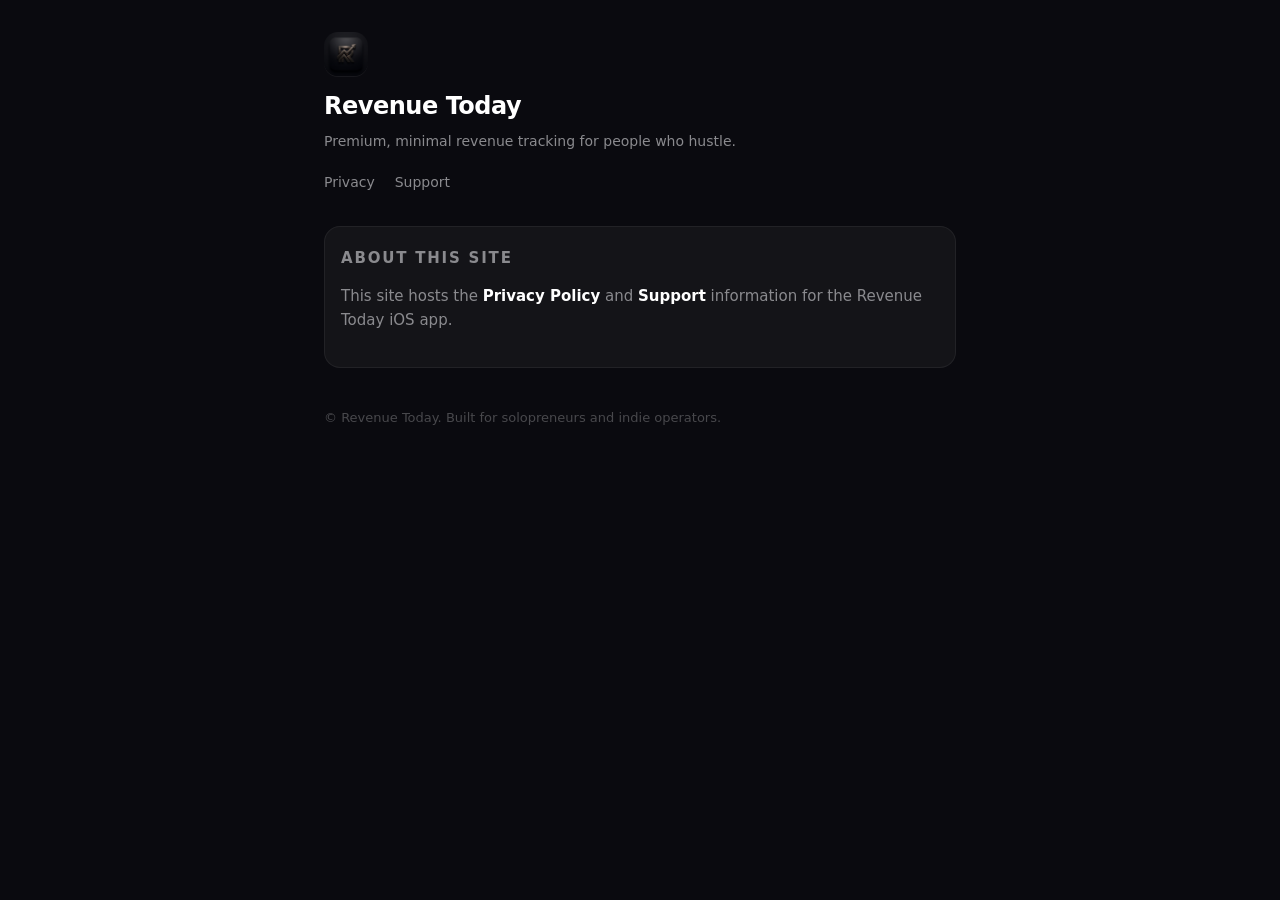
<file: docs/index.html>
<!DOCTYPE html>
<html lang="en">
  <head>
    <meta charset="utf-8" />
    <meta name="viewport" content="width=device-width, initial-scale=1" />
    <title>Revenue Today</title>
    <meta name="description" content="Revenue Today — track today’s revenue with confidence." />
    <link rel="stylesheet" href="css/revenuetoday.css" />
  </head>
  <body>
    <div class="rt-wrap">
      <header class="rt-header">
        <div class="rt-mark">
          <img src="assets/app-icon.png" alt="Revenue Today" width="44" height="44" decoding="async" />
        </div>
        <h1 class="rt-title">Revenue Today</h1>
        <p class="rt-sub">Premium, minimal revenue tracking for people who hustle.</p>
        <nav class="rt-nav" aria-label="Legal and support">
          <a href="privacy/">Privacy</a>
          <a href="support/">Support</a>
        </nav>
      </header>

      <section class="rt-card" aria-labelledby="about-heading">
        <p class="rt-section-label" id="about-heading">About this site</p>
        <p>
          This site hosts the <strong>Privacy Policy</strong> and <strong>Support</strong> information for the Revenue Today iOS app.
        </p>
      </section>

      <footer class="rt-footer">
        <p>© Revenue Today. Built for solopreneurs and indie operators.</p>
      </footer>
    </div>
  </body>
</html>
</file>
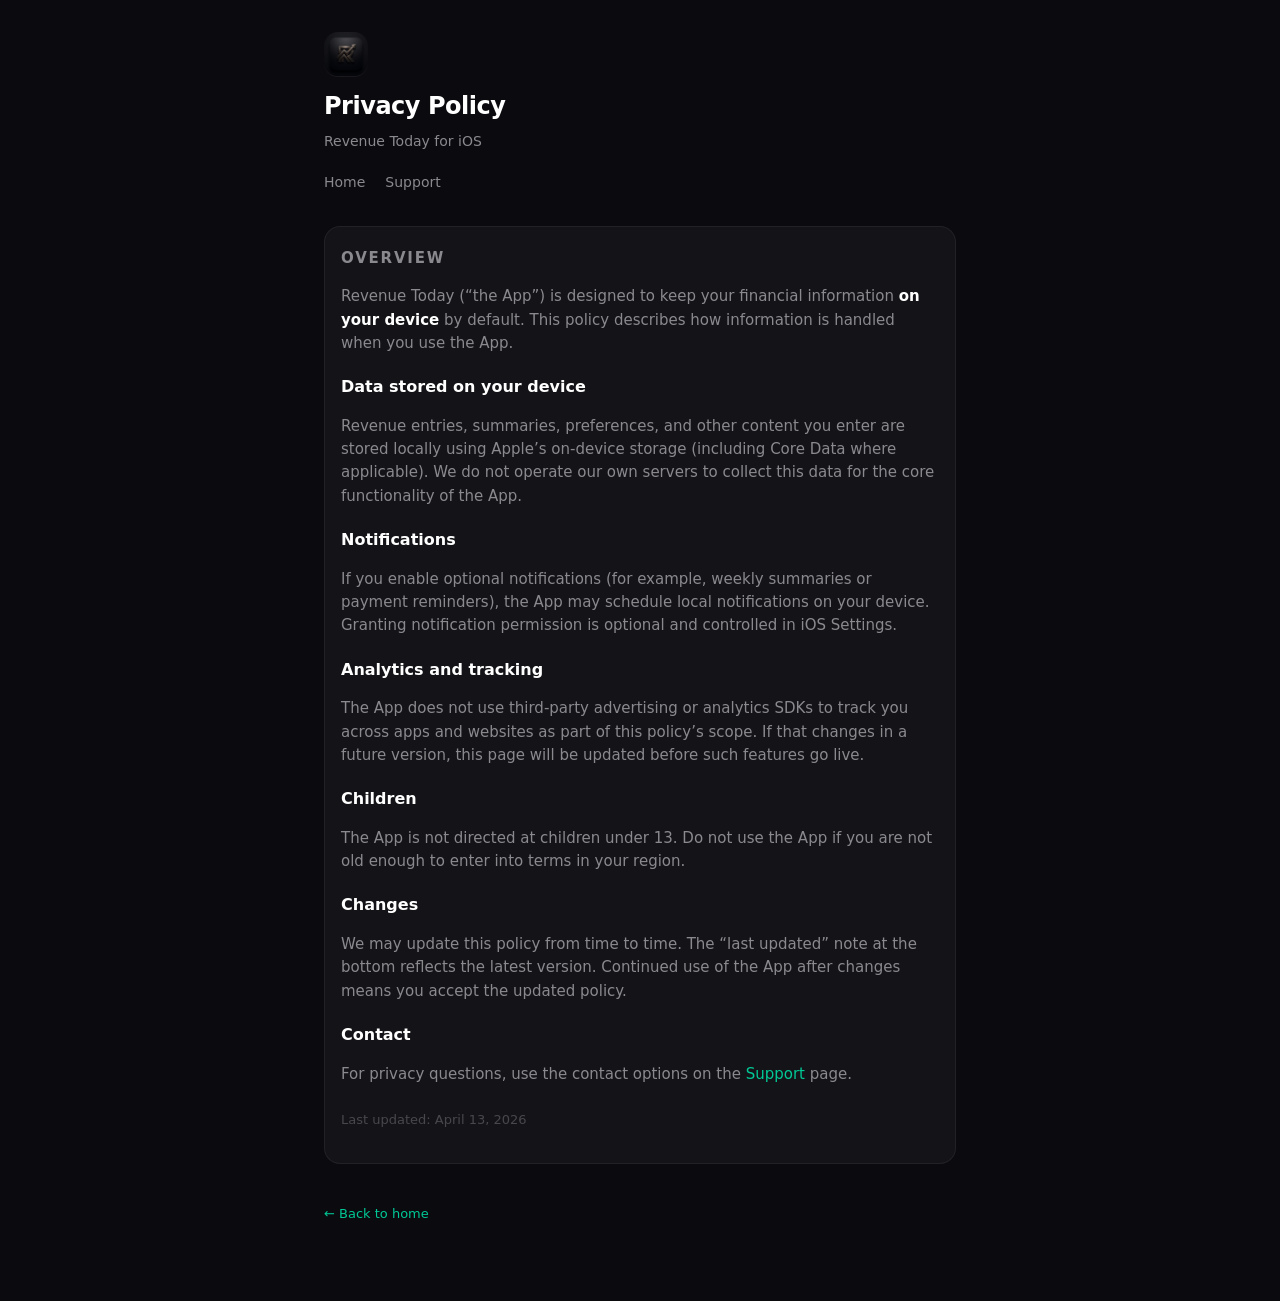
<file: docs/privacy/index.html>
<!DOCTYPE html>
<html lang="en">
  <head>
    <meta charset="utf-8" />
    <meta name="viewport" content="width=device-width, initial-scale=1" />
    <title>Privacy — Revenue Today</title>
    <meta name="description" content="Privacy Policy for the Revenue Today iOS app." />
    <link rel="stylesheet" href="../css/revenuetoday.css" />
  </head>
  <body>
    <div class="rt-wrap">
      <header class="rt-header">
        <div class="rt-mark">
          <img src="../assets/app-icon.png" alt="Revenue Today" width="44" height="44" decoding="async" />
        </div>
        <h1 class="rt-title">Privacy Policy</h1>
        <p class="rt-sub">Revenue Today for iOS</p>
        <nav class="rt-nav" aria-label="Site">
          <a href="../">Home</a>
          <a href="../support/">Support</a>
        </nav>
      </header>

      <article class="rt-card">
        <p class="rt-section-label">Overview</p>
        <p>
          Revenue Today (“the App”) is designed to keep your financial information <strong>on your device</strong> by default. This policy describes how information is handled when you use the App.
        </p>

        <h2>Data stored on your device</h2>
        <p>
          Revenue entries, summaries, preferences, and other content you enter are stored locally using Apple’s on-device storage (including Core Data where applicable). We do not operate our own servers to collect this data for the core functionality of the App.
        </p>

        <h2>Notifications</h2>
        <p>
          If you enable optional notifications (for example, weekly summaries or payment reminders), the App may schedule local notifications on your device. Granting notification permission is optional and controlled in iOS Settings.
        </p>

        <h2>Analytics and tracking</h2>
        <p>
          The App does not use third-party advertising or analytics SDKs to track you across apps and websites as part of this policy’s scope. If that changes in a future version, this page will be updated before such features go live.
        </p>

        <h2>Children</h2>
        <p>
          The App is not directed at children under 13. Do not use the App if you are not old enough to enter into terms in your region.
        </p>

        <h2>Changes</h2>
        <p>
          We may update this policy from time to time. The “last updated” note at the bottom reflects the latest version. Continued use of the App after changes means you accept the updated policy.
        </p>

        <h2>Contact</h2>
        <p>
          For privacy questions, use the contact options on the <a href="../support/">Support</a> page.
        </p>

        <p style="margin-top: 1.5rem; font-size: 0.8125rem; color: var(--tertiary)">
          Last updated: April 13, 2026
        </p>
      </article>

      <footer class="rt-footer">
        <p><a href="../">← Back to home</a></p>
      </footer>
    </div>
  </body>
</html>
</file>
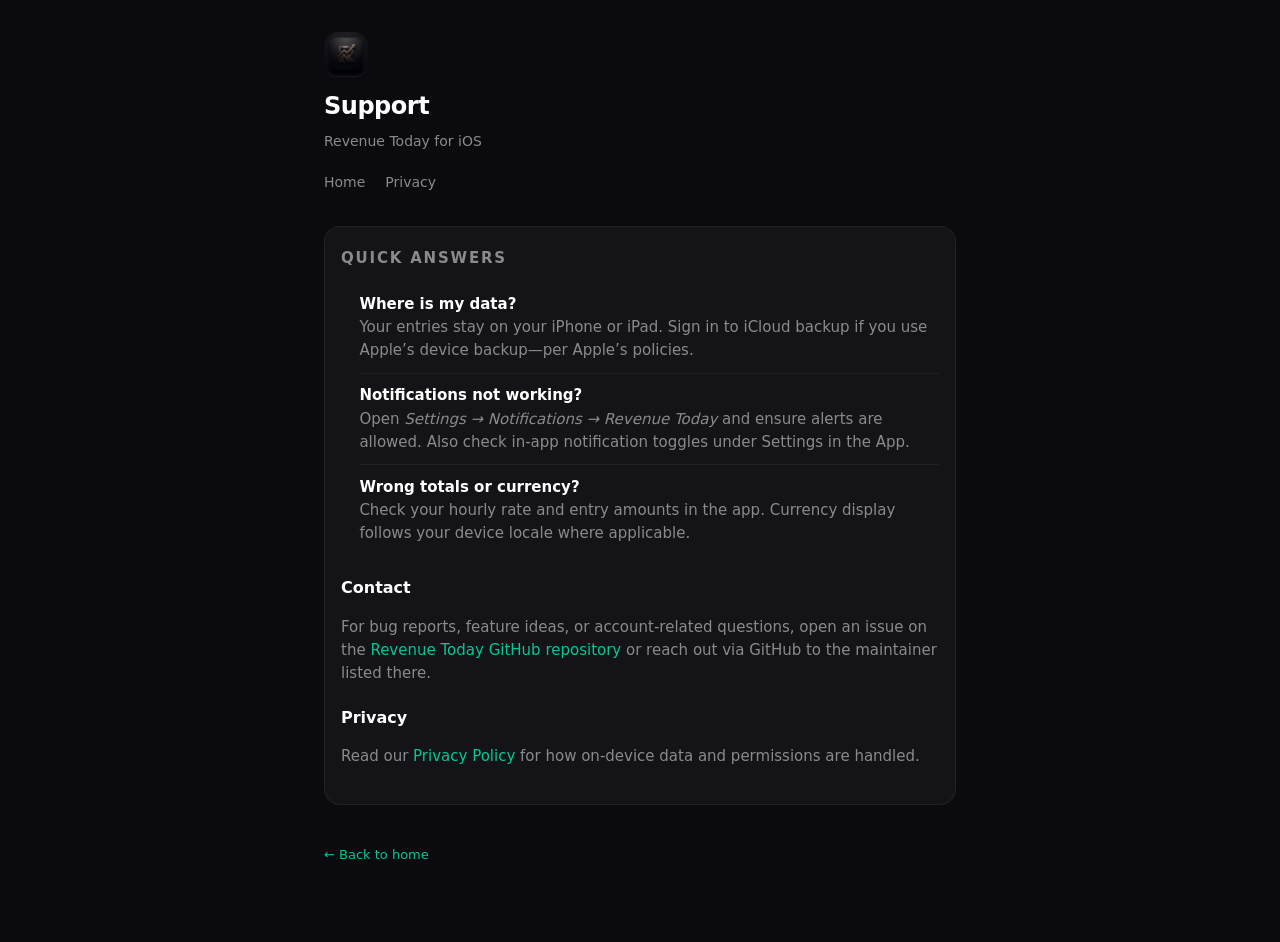
<file: docs/support/index.html>
<!DOCTYPE html>
<html lang="en">
  <head>
    <meta charset="utf-8" />
    <meta name="viewport" content="width=device-width, initial-scale=1" />
    <title>Support — Revenue Today</title>
    <meta name="description" content="Help and support for the Revenue Today iOS app." />
    <link rel="stylesheet" href="../css/revenuetoday.css" />
  </head>
  <body>
    <div class="rt-wrap">
      <header class="rt-header">
        <div class="rt-mark">
          <img src="../assets/app-icon.png" alt="Revenue Today" width="44" height="44" decoding="async" />
        </div>
        <h1 class="rt-title">Support</h1>
        <p class="rt-sub">Revenue Today for iOS</p>
        <nav class="rt-nav" aria-label="Site">
          <a href="../">Home</a>
          <a href="../privacy/">Privacy</a>
        </nav>
      </header>

      <article class="rt-card">
        <p class="rt-section-label">Quick answers</p>
        <ul class="rt-list-plain">
          <li>
            <strong>Where is my data?</strong><br />
            Your entries stay on your iPhone or iPad. Sign in to iCloud backup if you use Apple’s device backup—per Apple’s policies.
          </li>
          <li>
            <strong>Notifications not working?</strong><br />
            Open <em>Settings → Notifications → Revenue Today</em> and ensure alerts are allowed. Also check in-app notification toggles under Settings in the App.
          </li>
          <li>
            <strong>Wrong totals or currency?</strong><br />
            Check your hourly rate and entry amounts in the app. Currency display follows your device locale where applicable.
          </li>
        </ul>

        <h2>Contact</h2>
        <p>
          For bug reports, feature ideas, or account-related questions, open an issue on the
          <a href="https://github.com/RajNori/revenuetoday">Revenue Today GitHub repository</a>
          or reach out via GitHub to the maintainer listed there.
        </p>

        <h2>Privacy</h2>
        <p>
          Read our <a href="../privacy/">Privacy Policy</a> for how on-device data and permissions are handled.
        </p>
      </article>

      <footer class="rt-footer">
        <p><a href="../">← Back to home</a></p>
      </footer>
    </div>
  </body>
</html>
</file>
<file: docs/css/revenuetoday.css>
/* Revenue Today — shared GitHub Pages styles (matches app Theme.swift) */

:root {
  --bg: #0a0a0f;
  --card: #141418;
  --elevated: #1c1c22;
  --accent: #00c896;
  --text: #ffffff;
  --muted: #8a8a8e;
  --tertiary: #48484c;
  --stroke: rgba(255, 255, 255, 0.06);
  --radius: 16px;
  --font: -apple-system, BlinkMacSystemFont, "SF Pro Text", "Segoe UI", system-ui, sans-serif;
}

*,
*::before,
*::after {
  box-sizing: border-box;
}

html {
  font-size: 16px;
  -webkit-text-size-adjust: 100%;
}

body {
  margin: 0;
  min-height: 100vh;
  font-family: var(--font);
  background: var(--bg);
  color: var(--text);
  line-height: 1.55;
}

a {
  color: var(--accent);
  text-decoration: none;
}
a:hover {
  text-decoration: underline;
}

.rt-wrap {
  max-width: 42rem;
  margin: 0 auto;
  padding: 2rem 1.25rem 4rem;
}

.rt-header {
  margin-bottom: 2rem;
}

.rt-mark {
  display: block;
  width: 2.75rem;
  height: 2.75rem;
  margin-bottom: 0.75rem;
  border-radius: 14px;
  overflow: hidden;
  flex-shrink: 0;
  box-shadow: 0 1px 0 rgba(255, 255, 255, 0.06);
}

.rt-mark img {
  display: block;
  width: 100%;
  height: 100%;
  object-fit: cover;
}

.rt-title {
  font-size: 1.5rem;
  font-weight: 600;
  letter-spacing: -0.02em;
  margin: 0 0 0.35rem;
}

.rt-sub {
  margin: 0;
  font-size: 0.875rem;
  color: var(--muted);
}

.rt-nav {
  display: flex;
  flex-wrap: wrap;
  gap: 0.75rem 1.25rem;
  margin-top: 1.25rem;
  font-size: 0.875rem;
}
.rt-nav a {
  color: var(--muted);
}
.rt-nav a:hover {
  color: var(--accent);
}

.rt-card {
  background: var(--card);
  border: 0.5px solid var(--stroke);
  border-radius: var(--radius);
  padding: 1.25rem 1rem;
}

.rt-section-label {
  font-size: 0.6875rem;
  font-weight: 600;
  letter-spacing: 0.12em;
  color: var(--tertiary);
  margin: 0 0 0.75rem;
  text-transform: uppercase;
}

.rt-card h2 {
  font-size: 1rem;
  font-weight: 600;
  margin: 1.25rem 0 0.5rem;
}
.rt-card h2:first-child {
  margin-top: 0;
}

.rt-card p,
.rt-card li {
  font-size: 0.9375rem;
  color: var(--muted);
}
.rt-card p strong,
.rt-card li strong {
  color: var(--text);
}

.rt-card ul {
  margin: 0.5rem 0 0;
  padding-left: 1.15rem;
}

.rt-footer {
  margin-top: 2.5rem;
  font-size: 0.8125rem;
  color: var(--tertiary);
}

.rt-list-plain {
  list-style: none;
  padding: 0;
  margin: 0;
}
.rt-list-plain li {
  padding: 0.65rem 0;
  border-bottom: 0.5px solid rgba(255, 255, 255, 0.05);
}
.rt-list-plain li:last-child {
  border-bottom: none;
}
</file>
